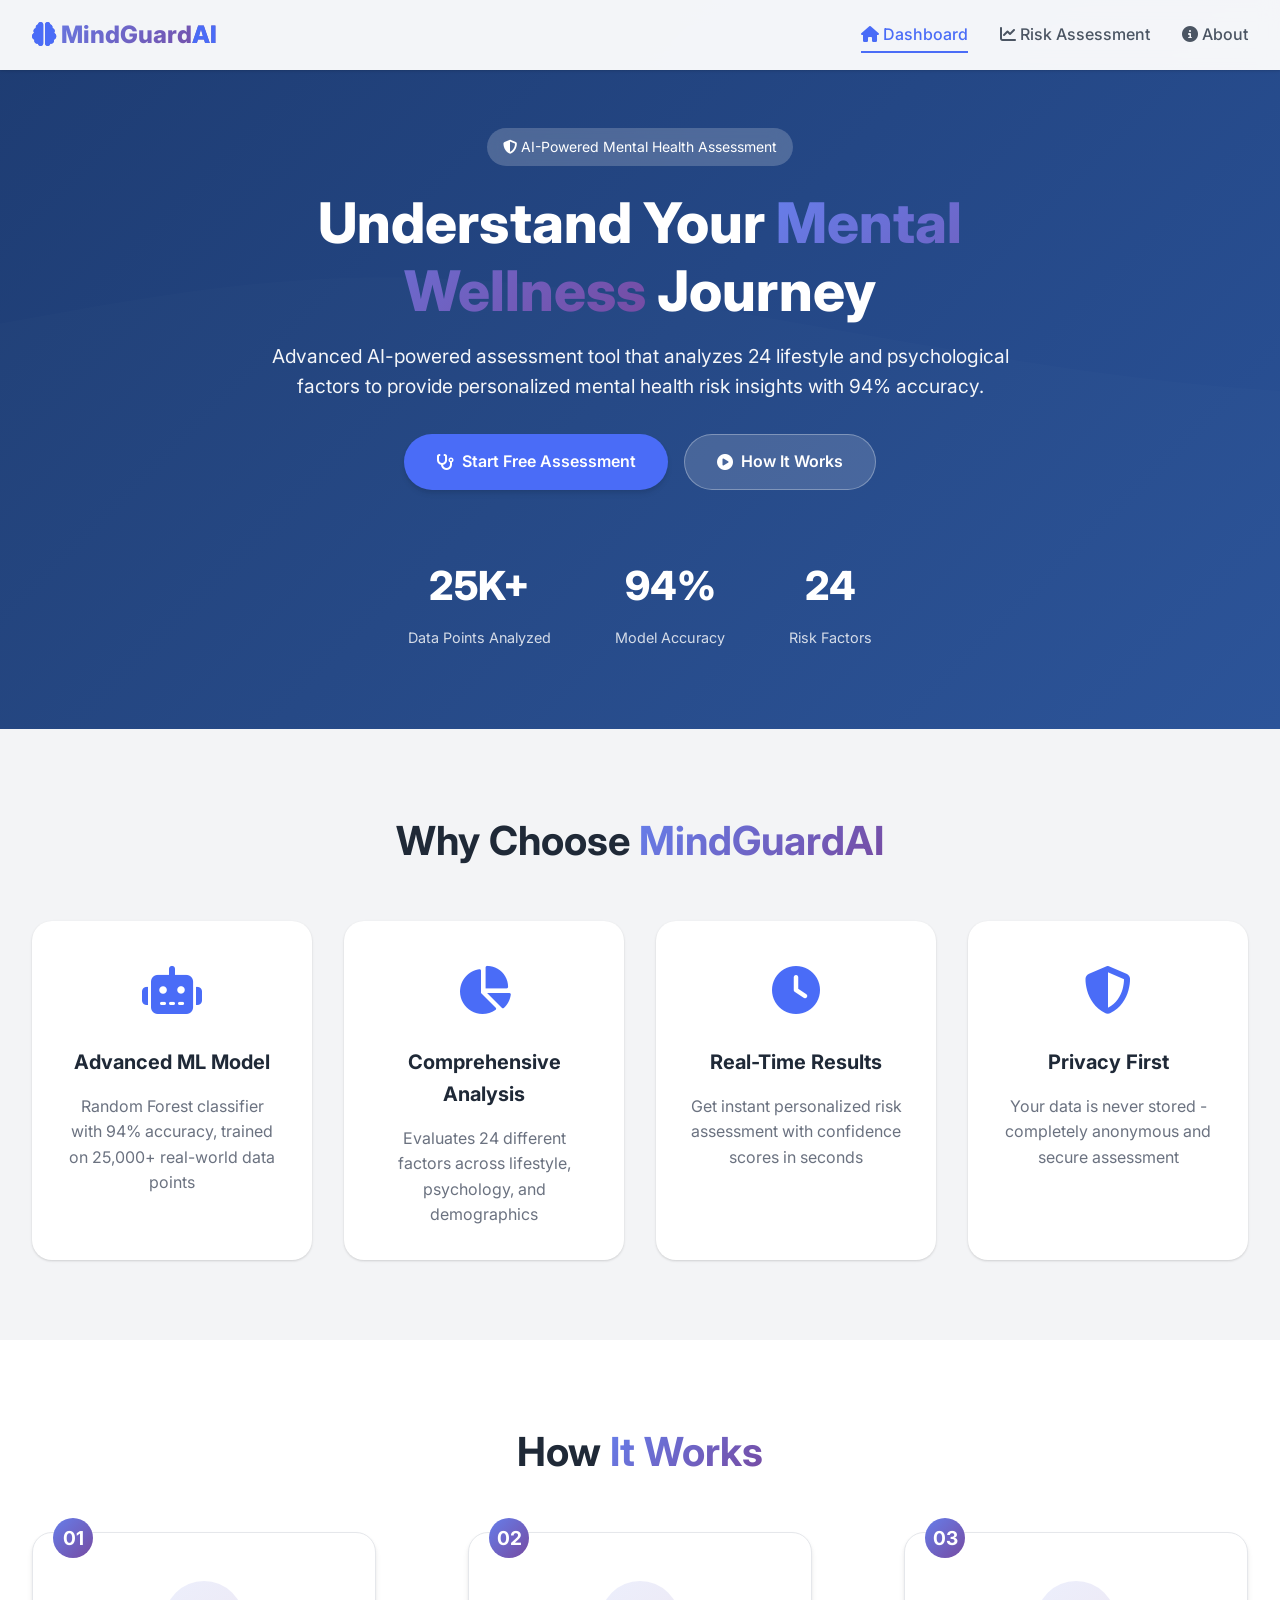
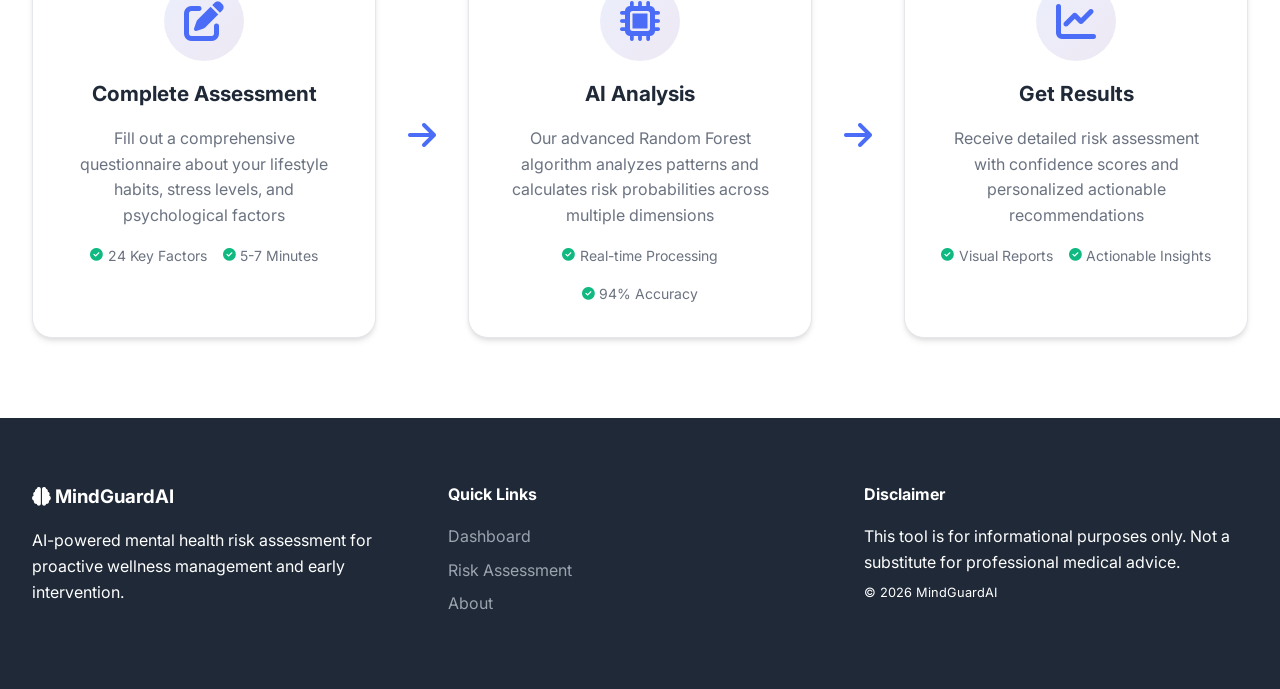
<file: frontend/index.html>
<!DOCTYPE html>
<html lang="en">

<head>
    <meta charset="UTF-8">
    <meta name="viewport" content="width=device-width, initial-scale=1.0, user-scalable=yes">
    <title>MindGuardAI | Professional Mental Health Risk Assessment</title>
    <link rel="stylesheet" href="css/style.css">
    <link href="https://fonts.googleapis.com/css2?family=Inter:wght@300;400;500;600;700;800&display=swap"
        rel="stylesheet">
    <link rel="stylesheet" href="https://cdnjs.cloudflare.com/ajax/libs/font-awesome/6.4.0/css/all.min.css">
</head>

<body>
    <!-- Navigation -->
    <nav class="navbar">
        <div class="nav-container">
            <div class="logo">
                <i class="fas fa-brain"></i>
                <span>MindGuard<span class="logo-accent">AI</span></span>
            </div>
            <div class="nav-links" id="navLinks">
                <a href="index.html" class="active"><i class="fas fa-home"></i> Dashboard</a>
                <a href="predict.html"><i class="fas fa-chart-line"></i> Risk Assessment</a>
                <a href="#" id="aboutLink"><i class="fas fa-info-circle"></i> About</a>
            </div>
            <div class="nav-toggle" id="navToggle">
                <i class="fas fa-bars"></i>
            </div>
        </div>
    </nav>

    <!-- Hero Section -->
    <section class="hero">
        <div class="hero-content">
            <div class="hero-badge">
                <i class="fas fa-shield-alt"></i> AI-Powered Mental Health Assessment
            </div>
            <h1 class="animate-fade-in">Understand Your <span class="highlight">Mental Wellness</span> Journey</h1>
            <p class="animate-slide-up">Advanced AI-powered assessment tool that analyzes 24 lifestyle and psychological
                factors to provide personalized mental health risk insights with 94% accuracy.</p>
            <div class="hero-buttons animate-slide-up">
                <a href="predict.html" class="btn-primary"><i class="fas fa-stethoscope"></i> Start Free Assessment</a>
                <a href="#how-it-works" class="btn-secondary"><i class="fas fa-play-circle"></i> How It Works</a>
            </div>
        </div>
        <div class="hero-stats animate-fade-in">
            <div class="stat-card">
                <div class="stat-number">25K+</div>
                <div class="stat-label">Data Points Analyzed</div>
            </div>
            <div class="stat-card">
                <div class="stat-number">94%</div>
                <div class="stat-label">Model Accuracy</div>
            </div>
            <div class="stat-card">
                <div class="stat-number">24</div>
                <div class="stat-label">Risk Factors</div>
            </div>
        </div>
    </section>

    <!-- Features Section -->
    <section id="features" class="features">
        <div class="container">
            <h2 class="section-title">Why Choose <span class="highlight">MindGuardAI</span></h2>
            <div class="features-grid">
                <div class="feature-card">
                    <div class="feature-icon"><i class="fas fa-robot"></i></div>
                    <h3>Advanced ML Model</h3>
                    <p>Random Forest classifier with 94% accuracy, trained on 25,000+ real-world data points</p>
                </div>
                <div class="feature-card">
                    <div class="feature-icon"><i class="fas fa-chart-pie"></i></div>
                    <h3>Comprehensive Analysis</h3>
                    <p>Evaluates 24 different factors across lifestyle, psychology, and demographics</p>
                </div>
                <div class="feature-card">
                    <div class="feature-icon"><i class="fas fa-clock"></i></div>
                    <h3>Real-Time Results</h3>
                    <p>Get instant personalized risk assessment with confidence scores in seconds</p>
                </div>
                <div class="feature-card">
                    <div class="feature-icon"><i class="fas fa-shield-alt"></i></div>
                    <h3>Privacy First</h3>
                    <p>Your data is never stored - completely anonymous and secure assessment</p>
                </div>
            </div>
        </div>
    </section>

    <!-- How It Works Section -->
    <section id="how-it-works" class="how-it-works">
        <div class="container">
            <h2 class="section-title">How <span class="highlight">It Works</span></h2>
            <div class="steps-container">
                <div class="step-card">
                    <div class="step-number">01</div>
                    <div class="step-icon-wrapper">
                        <i class="fas fa-edit"></i>
                    </div>
                    <h3>Complete Assessment</h3>
                    <p>Fill out a comprehensive questionnaire about your lifestyle habits, stress levels, and
                        psychological factors</p>
                    <div class="step-features">
                        <span><i class="fas fa-check-circle"></i> 24 Key Factors</span>
                        <span><i class="fas fa-check-circle"></i> 5-7 Minutes</span>
                    </div>
                </div>
                <div class="step-arrow"><i class="fas fa-arrow-right"></i></div>
                <div class="step-card">
                    <div class="step-number">02</div>
                    <div class="step-icon-wrapper">
                        <i class="fas fa-microchip"></i>
                    </div>
                    <h3>AI Analysis</h3>
                    <p>Our advanced Random Forest algorithm analyzes patterns and calculates risk probabilities across
                        multiple dimensions</p>
                    <div class="step-features">
                        <span><i class="fas fa-check-circle"></i> Real-time Processing</span>
                        <span><i class="fas fa-check-circle"></i> 94% Accuracy</span>
                    </div>
                </div>
                <div class="step-arrow"><i class="fas fa-arrow-right"></i></div>
                <div class="step-card">
                    <div class="step-number">03</div>
                    <div class="step-icon-wrapper">
                        <i class="fas fa-chart-line"></i>
                    </div>
                    <h3>Get Results</h3>
                    <p>Receive detailed risk assessment with confidence scores and personalized actionable
                        recommendations</p>
                    <div class="step-features">
                        <span><i class="fas fa-check-circle"></i> Visual Reports</span>
                        <span><i class="fas fa-check-circle"></i> Actionable Insights</span>
                    </div>
                </div>
            </div>
        </div>
    </section>

    <!-- Footer -->
    <footer class="footer">
        <div class="container">
            <div class="footer-content">
                <div class="footer-section">
                    <h3><i class="fas fa-brain"></i> MindGuardAI</h3>
                    <p>AI-powered mental health risk assessment for proactive wellness management and early
                        intervention.</p>
                </div>
                <div class="footer-section">
                    <h4>Quick Links</h4>
                    <a href="index.html">Dashboard</a>
                    <a href="predict.html">Risk Assessment</a>
                    <a href="#" id="aboutLinkFooter">About</a>
                </div>
                <div class="footer-section">
                    <h4>Disclaimer</h4>
                    <p>This tool is for informational purposes only. Not a substitute for professional medical advice.
                    </p>
                    <p style="margin-top: 0.5rem; font-size: 0.8rem;">&copy; 2026 MindGuardAI</p>
                </div>
            </div>
        </div>
    </footer>

    <!-- Modal for About -->
    <div id="aboutModal" class="modal">
        <div class="modal-content">
            <span class="close-modal">&times;</span>
            <div class="modal-header">
                <i class="fas fa-brain"></i>
                <h2>About MindGuardAI</h2>
            </div>
            <div class="modal-body">
                <h3>Our Mission</h3>
                <p>MindGuardAI is an advanced mental health risk assessment tool that leverages machine learning to
                    provide early insights into mental wellness. Our mission is to make mental health assessment
                    accessible, anonymous, and actionable for everyone.</p>

                <h3>How It Works</h3>
                <p>Our AI model, trained on over 25,000 data points, analyzes 24 different factors including lifestyle
                    habits, stress indicators, psychological patterns, and medical history to predict mental health risk
                    levels with 94% accuracy.</p>

                <h3>Technology Stack</h3>
                <ul>
                    <li><strong>Backend:</strong> Flask, Python, Scikit-learn</li>
                    <li><strong>Model:</strong> Random Forest Classifier with SMOTE balancing</li>
                    <li><strong>Frontend:</strong> HTML5, CSS3, JavaScript, Chart.js</li>
                    <li><strong>Accuracy:</strong> 94.4% with ROC-AUC of 0.98</li>
                </ul>

                <h3>Privacy Guarantee</h3>
                <p>We take your privacy seriously. No personal data is ever stored on our servers. All assessments are
                    processed in real-time and immediately discarded after results are generated.</p>

                <h3>Important Note</h3>
                <p>MindGuardAI is a screening tool and not a diagnostic instrument. If you're experiencing mental health
                    challenges, please consult with a qualified mental health professional.</p>
            </div>
            <div class="modal-footer">
                <button class="modal-close-btn">Close</button>
            </div>
        </div>
    </div>

    <script src="js/app.js"></script>
</body>

</html>
</file>
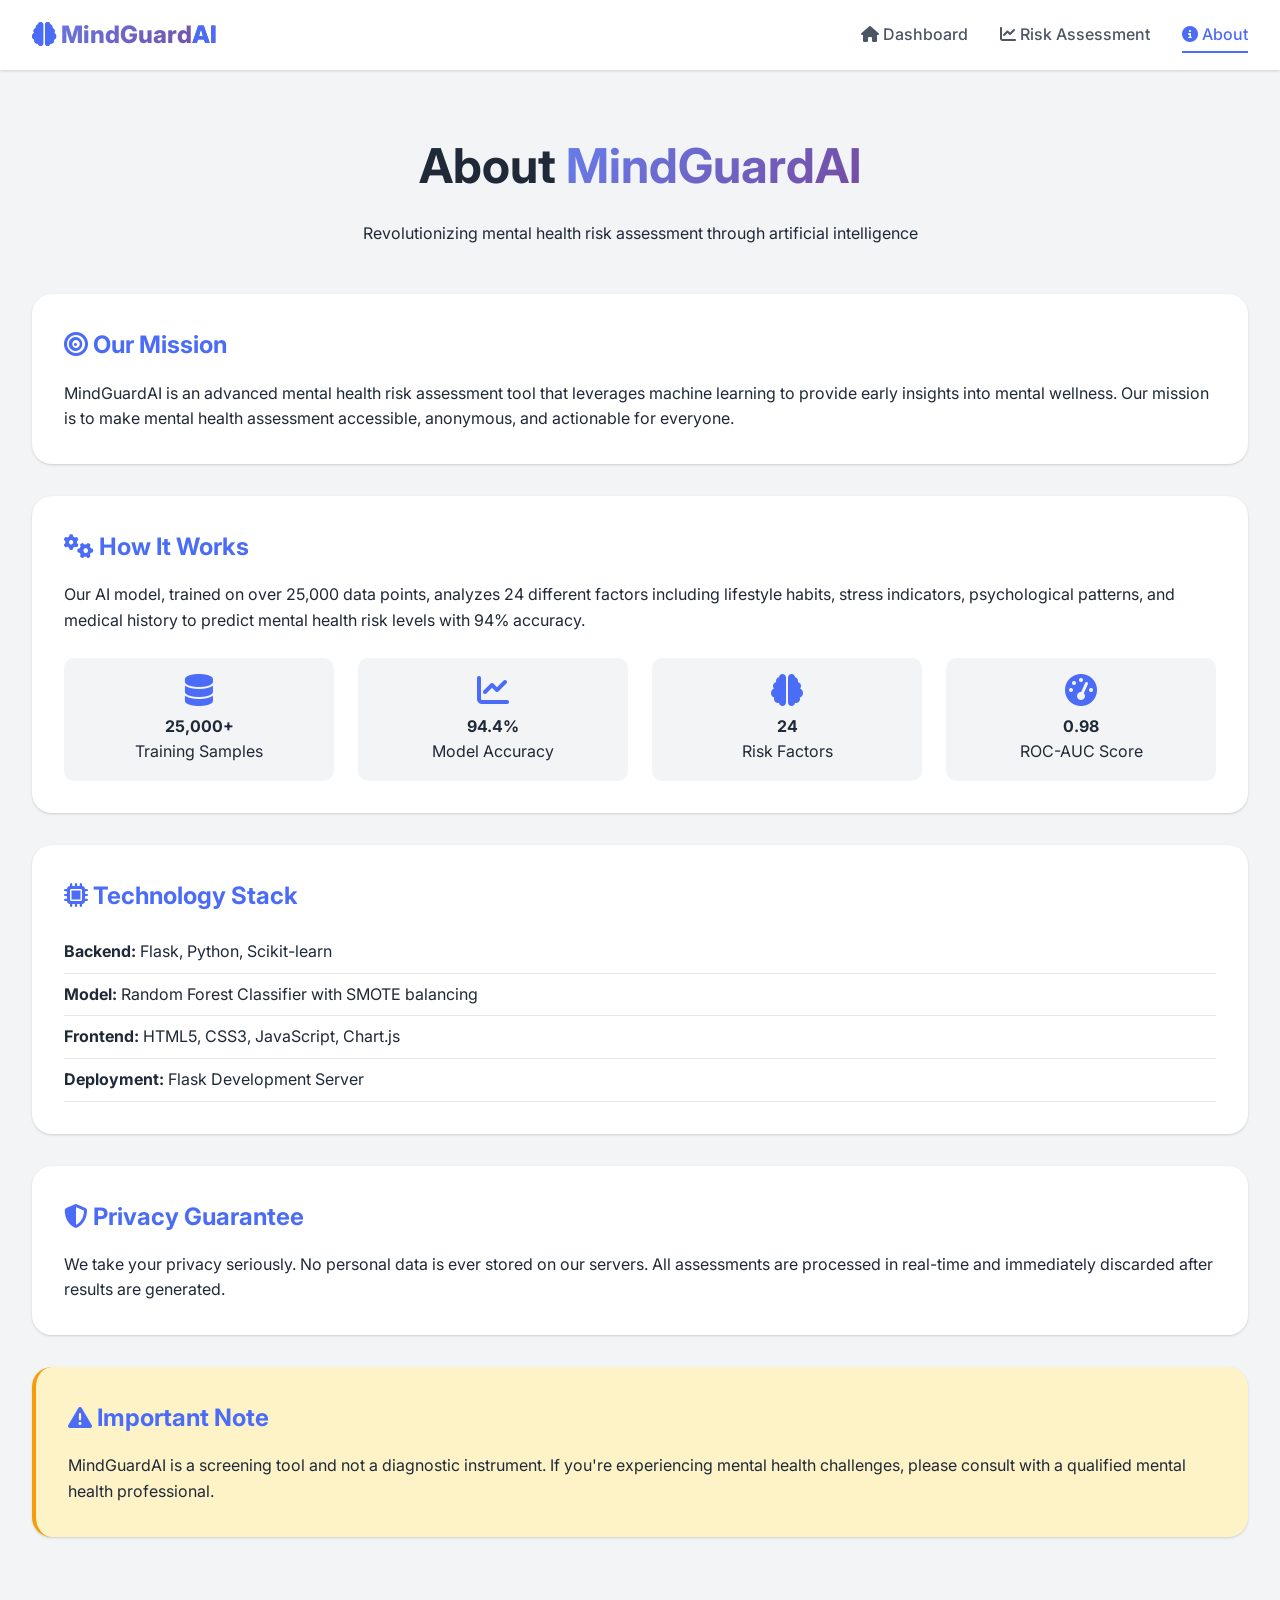
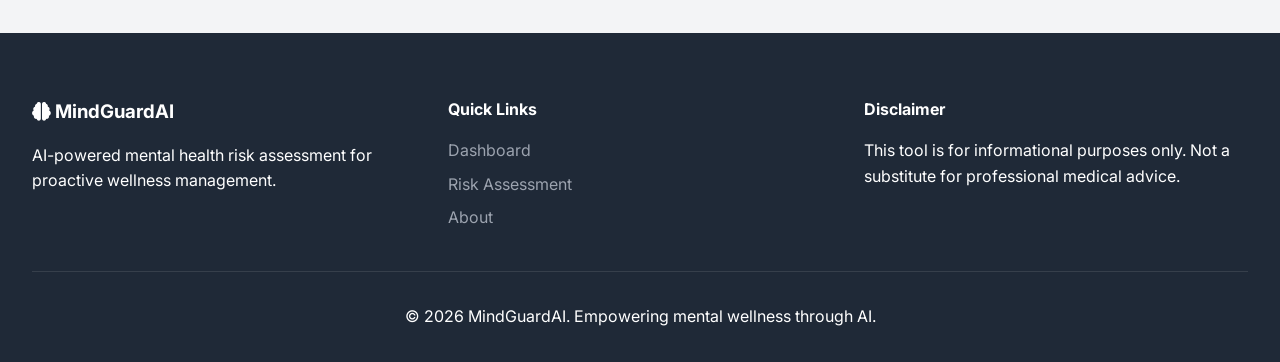
<file: frontend/about.html>
<!DOCTYPE html>
<html lang="en">

<head>
    <meta charset="UTF-8">
    <meta name="viewport" content="width=device-width, initial-scale=1.0">
    <title>About MindGuardAI | Mental Health Risk Assessment</title>
    <link rel="stylesheet" href="css/style.css">
    <link href="https://fonts.googleapis.com/css2?family=Inter:wght@300;400;500;600;700;800&display=swap"
        rel="stylesheet">
    <link rel="stylesheet" href="https://cdnjs.cloudflare.com/ajax/libs/font-awesome/6.4.0/css/all.min.css">
</head>

<body>
    <nav class="navbar">
        <div class="nav-container">
            <div class="logo">
                <i class="fas fa-brain"></i>
                <span>MindGuard<span class="logo-accent">AI</span></span>
            </div>
            <div class="nav-links">
                <a href="index.html"><i class="fas fa-home"></i> Dashboard</a>
                <a href="predict.html"><i class="fas fa-chart-line"></i> Risk Assessment</a>
                <a href="about.html" class="active"><i class="fas fa-info-circle"></i> About</a>
            </div>
            <div class="nav-toggle" id="navToggle">
                <i class="fas fa-bars"></i>
            </div>
        </div>
    </nav>

    <div class="about-page">
        <div class="container">
            <div class="about-header">
                <h1>About <span class="highlight">MindGuardAI</span></h1>
                <p>Revolutionizing mental health risk assessment through artificial intelligence</p>
            </div>

            <div class="about-content">
                <div class="about-section">
                    <h2><i class="fas fa-bullseye"></i> Our Mission</h2>
                    <p>MindGuardAI is an advanced mental health risk assessment tool that leverages machine learning to
                        provide early insights into mental wellness. Our mission is to make mental health assessment
                        accessible, anonymous, and actionable for everyone.</p>
                </div>

                <div class="about-section">
                    <h2><i class="fas fa-cogs"></i> How It Works</h2>
                    <p>Our AI model, trained on over 25,000 data points, analyzes 24 different factors including
                        lifestyle habits, stress indicators, psychological patterns, and medical history to predict
                        mental health risk levels with 94% accuracy.</p>
                    <div class="tech-grid">
                        <div class="tech-item">
                            <i class="fas fa-database"></i>
                            <h4>25,000+</h4>
                            <p>Training Samples</p>
                        </div>
                        <div class="tech-item">
                            <i class="fas fa-chart-line"></i>
                            <h4>94.4%</h4>
                            <p>Model Accuracy</p>
                        </div>
                        <div class="tech-item">
                            <i class="fas fa-brain"></i>
                            <h4>24</h4>
                            <p>Risk Factors</p>
                        </div>
                        <div class="tech-item">
                            <i class="fas fa-tachometer-alt"></i>
                            <h4>0.98</h4>
                            <p>ROC-AUC Score</p>
                        </div>
                    </div>
                </div>

                <div class="about-section">
                    <h2><i class="fas fa-microchip"></i> Technology Stack</h2>
                    <ul class="tech-list">
                        <li><strong>Backend:</strong> Flask, Python, Scikit-learn</li>
                        <li><strong>Model:</strong> Random Forest Classifier with SMOTE balancing</li>
                        <li><strong>Frontend:</strong> HTML5, CSS3, JavaScript, Chart.js</li>
                        <li><strong>Deployment:</strong> Flask Development Server</li>
                    </ul>
                </div>

                <div class="about-section">
                    <h2><i class="fas fa-shield-alt"></i> Privacy Guarantee</h2>
                    <p>We take your privacy seriously. No personal data is ever stored on our servers. All assessments
                        are processed in real-time and immediately discarded after results are generated.</p>
                </div>

                <div class="about-section warning">
                    <h2><i class="fas fa-exclamation-triangle"></i> Important Note</h2>
                    <p>MindGuardAI is a screening tool and not a diagnostic instrument. If you're experiencing mental
                        health challenges, please consult with a qualified mental health professional.</p>
                </div>
            </div>
        </div>
    </div>

    <footer class="footer">
        <div class="container">
            <div class="footer-content">
                <div class="footer-section">
                    <h3><i class="fas fa-brain"></i> MindGuardAI</h3>
                    <p>AI-powered mental health risk assessment for proactive wellness management.</p>
                </div>
                <div class="footer-section">
                    <h4>Quick Links</h4>
                    <a href="index.html">Dashboard</a>
                    <a href="predict.html">Risk Assessment</a>
                    <a href="about.html">About</a>
                </div>
                <div class="footer-section">
                    <h4>Disclaimer</h4>
                    <p>This tool is for informational purposes only. Not a substitute for professional medical advice.
                    </p>
                </div>
            </div>
            <div class="footer-bottom">
                <p>&copy; 2026 MindGuardAI. Empowering mental wellness through AI.</p>
            </div>
        </div>
    </footer>

    <script src="js/app.js"></script>
</body>

</html>
</file>
<file: frontend/css/style.css>
:root {
    --primary: #4A6CF7;
    --primary-dark: #3451d1;
    --primary-light: #7b9cff;
    --secondary: #10B981;
    --danger: #EF4444;
    --warning: #F59E0B;
    --dark: #1F2937;
    --gray-dark: #4B5563;
    --gray: #6B7280;
    --gray-light: #9CA3AF;
    --light: #F3F4F6;
    --white: #FFFFFF;
    --gradient: linear-gradient(135deg, #667eea 0%, #764ba2 100%);
    --gradient-dark: linear-gradient(135deg, #1e3c72 0%, #2a5298 100%);
    --shadow-sm: 0 1px 2px 0 rgba(0, 0, 0, 0.05);
    --shadow: 0 1px 3px 0 rgba(0, 0, 0, 0.1), 0 1px 2px 0 rgba(0, 0, 0, 0.06);
    --shadow-md: 0 4px 6px -1px rgba(0, 0, 0, 0.1), 0 2px 4px -1px rgba(0, 0, 0, 0.06);
    --shadow-lg: 0 10px 15px -3px rgba(0, 0, 0, 0.1), 0 4px 6px -2px rgba(0, 0, 0, 0.05);
    --shadow-xl: 0 20px 25px -5px rgba(0, 0, 0, 0.1), 0 10px 10px -5px rgba(0, 0, 0, 0.04);
}

* {
    margin: 0;
    padding: 0;
    box-sizing: border-box;
}

body {
    font-family: 'Inter', sans-serif;
    background: var(--white);
    color: var(--dark);
    line-height: 1.6;
    overflow-x: hidden;
}

/* Navigation */
.navbar {
    background: rgba(255, 255, 255, 0.95);
    backdrop-filter: blur(10px);
    box-shadow: var(--shadow);
    position: fixed;
    width: 100%;
    top: 0;
    z-index: 1000;
    transition: all 0.3s ease;
}

.nav-container {
    max-width: 1280px;
    margin: 0 auto;
    padding: 1rem 2rem;
    display: flex;
    justify-content: space-between;
    align-items: center;
}

.logo {
    font-size: 1.5rem;
    font-weight: 800;
    background: var(--gradient);
    -webkit-background-clip: text;
    background-clip: text;
    color: transparent;
    cursor: pointer;
}

.logo i {
    background: none;
    -webkit-background-clip: unset;
    background-clip: unset;
    color: var(--primary);
}

.logo-accent {
    color: var(--primary);
}

.nav-links {
    display: flex;
    gap: 2rem;
    align-items: center;
}

.nav-links a {
    text-decoration: none;
    color: var(--gray-dark);
    font-weight: 500;
    transition: all 0.3s;
    position: relative;
}

.nav-links a:hover,
.nav-links a.active {
    color: var(--primary);
}

.nav-links a::after {
    content: '';
    position: absolute;
    bottom: -5px;
    left: 0;
    width: 0%;
    height: 2px;
    background: var(--primary);
    transition: width 0.3s;
}

.nav-links a:hover::after,
.nav-links a.active::after {
    width: 100%;
}

.nav-toggle {
    display: none;
    font-size: 1.5rem;
    cursor: pointer;
    color: var(--dark);
}

/* Hero Section */
.hero {
    background: var(--gradient-dark);
    padding: 8rem 2rem 5rem;
    text-align: center;
    color: var(--white);
    position: relative;
    overflow: hidden;
}

.hero::before {
    content: '';
    position: absolute;
    top: 0;
    left: 0;
    right: 0;
    bottom: 0;
    background: url('data:image/svg+xml,<svg xmlns="http://www.w3.org/2000/svg" viewBox="0 0 1440 320"><path fill="rgba(255,255,255,0.1)" fill-opacity="1" d="M0,96L48,112C96,128,192,160,288,160C384,160,480,128,576,122.7C672,117,768,139,864,154.7C960,171,1056,181,1152,165.3C1248,149,1344,107,1392,85.3L1440,64L1440,320L1392,320C1344,320,1248,320,1152,320C1056,320,960,320,864,320C768,320,672,320,576,320C480,320,384,320,288,320C192,320,96,320,48,320L0,320Z"></path></svg>') no-repeat bottom;
    background-size: cover;
    opacity: 0.1;
}

.hero-content {
    max-width: 800px;
    margin: 0 auto;
    position: relative;
    z-index: 1;
}

.hero-badge {
    display: inline-block;
    background: rgba(255, 255, 255, 0.2);
    padding: 0.5rem 1rem;
    border-radius: 50px;
    font-size: 0.875rem;
    margin-bottom: 1.5rem;
    backdrop-filter: blur(10px);
}

.hero h1 {
    font-size: 3.5rem;
    margin-bottom: 1rem;
    font-weight: 800;
    line-height: 1.2;
}

.highlight {
    background: linear-gradient(135deg, #667eea, #764ba2);
    -webkit-background-clip: text;
    background-clip: text;
    color: transparent;
}

.hero p {
    font-size: 1.2rem;
    margin-bottom: 2rem;
    opacity: 0.95;
    line-height: 1.6;
}

.hero-buttons {
    display: flex;
    gap: 1rem;
    justify-content: center;
    flex-wrap: wrap;
}

.btn-primary,
.btn-secondary {
    padding: 0.875rem 2rem;
    border-radius: 50px;
    text-decoration: none;
    font-weight: 600;
    transition: all 0.3s;
    display: inline-flex;
    align-items: center;
    gap: 0.5rem;
}

.btn-primary {
    background: var(--primary);
    color: var(--white);
    box-shadow: var(--shadow-md);
}

.btn-primary:hover {
    transform: translateY(-2px);
    box-shadow: var(--shadow-lg);
    background: var(--primary-dark);
}

.btn-secondary {
    background: rgba(255, 255, 255, 0.15);
    color: var(--white);
    border: 1px solid rgba(255, 255, 255, 0.3);
}

.btn-secondary:hover {
    background: rgba(255, 255, 255, 0.25);
    transform: translateY(-2px);
}

.hero-stats {
    display: flex;
    justify-content: center;
    gap: 4rem;
    margin-top: 4rem;
    position: relative;
    z-index: 1;
    flex-wrap: wrap;
}

.stat-card {
    text-align: center;
}

.stat-number {
    font-size: 2.5rem;
    font-weight: 800;
}

.stat-label {
    font-size: 0.9rem;
    opacity: 0.8;
    margin-top: 0.5rem;
}

/* Features Section */
.features {
    padding: 5rem 2rem;
    background: var(--light);
}

.container {
    max-width: 1280px;
    margin: 0 auto;
}

.section-title {
    text-align: center;
    font-size: 2.5rem;
    margin-bottom: 3rem;
    font-weight: 700;
}

.features-grid {
    display: grid;
    grid-template-columns: repeat(auto-fit, minmax(280px, 1fr));
    gap: 2rem;
}

.feature-card {
    background: var(--white);
    padding: 2rem;
    border-radius: 20px;
    text-align: center;
    transition: all 0.3s;
    box-shadow: var(--shadow);
}

.feature-card:hover {
    transform: translateY(-5px);
    box-shadow: var(--shadow-xl);
}

.feature-icon {
    font-size: 3rem;
    margin-bottom: 1rem;
    color: var(--primary);
}

.feature-card h3 {
    margin-bottom: 1rem;
    font-size: 1.25rem;
}

.feature-card p {
    color: var(--gray);
    line-height: 1.6;
}

/* How It Works - Improved Responsive */
.how-it-works {
    padding: 5rem 2rem;
    background: var(--white);
}

.steps-container {
    display: flex;
    justify-content: center;
    align-items: stretch;
    gap: 2rem;
    flex-wrap: wrap;
}

.step-card {
    flex: 1;
    min-width: 280px;
    background: var(--white);
    padding: 2rem;
    border-radius: 20px;
    text-align: center;
    position: relative;
    box-shadow: var(--shadow-md);
    transition: all 0.3s;
    border: 1px solid #e5e7eb;
}

.step-card:hover {
    transform: translateY(-5px);
    box-shadow: var(--shadow-xl);
}

.step-number {
    position: absolute;
    top: -15px;
    left: 20px;
    background: var(--gradient);
    color: var(--white);
    width: 40px;
    height: 40px;
    border-radius: 50%;
    display: flex;
    align-items: center;
    justify-content: center;
    font-weight: 700;
    font-size: 1.2rem;
}

.step-icon-wrapper {
    width: 80px;
    height: 80px;
    background: linear-gradient(135deg, #667eea20, #764ba220);
    border-radius: 50%;
    display: flex;
    align-items: center;
    justify-content: center;
    margin: 1rem auto;
}

.step-icon-wrapper i {
    font-size: 2.5rem;
    color: var(--primary);
}

.step-card h3 {
    margin: 1rem 0;
    font-size: 1.3rem;
}

.step-card p {
    color: var(--gray);
    margin-bottom: 1rem;
}

.step-features {
    display: flex;
    justify-content: center;
    gap: 1rem;
    margin-top: 1rem;
    flex-wrap: wrap;
}

.step-features span {
    font-size: 0.875rem;
    color: var(--gray);
    display: inline-flex;
    align-items: center;
    gap: 0.3rem;
}

.step-features i {
    color: var(--secondary);
    font-size: 0.8rem;
}

.step-arrow {
    display: flex;
    align-items: center;
    font-size: 2rem;
    color: var(--primary);
}

/* Trust Section */
.trust-section {
    padding: 3rem 2rem;
    background: var(--gradient);
    color: var(--white);
}

.trust-grid {
    display: grid;
    grid-template-columns: repeat(auto-fit, minmax(300px, 1fr));
    gap: 2rem;
}

.trust-item {
    display: flex;
    align-items: center;
    gap: 1rem;
}

.trust-item i {
    font-size: 2.5rem;
}

.trust-item h4 {
    margin-bottom: 0.5rem;
}

.trust-item p {
    opacity: 0.9;
    font-size: 0.9rem;
}

/* Footer */
.footer {
    background: var(--dark);
    color: var(--white);
    padding: 4rem 2rem 2rem;
}

.footer-content {
    display: grid;
    grid-template-columns: repeat(auto-fit, minmax(250px, 1fr));
    gap: 2rem;
    margin-bottom: 2rem;
}

.footer-section h3,
.footer-section h4 {
    margin-bottom: 1rem;
}

.footer-section a {
    display: block;
    color: var(--gray-light);
    text-decoration: none;
    margin: 0.5rem 0;
    transition: color 0.3s;
}

.footer-section a:hover {
    color: var(--white);
}

.social-links {
    display: flex;
    gap: 1rem;
    margin-top: 1rem;
}

.social-links a {
    display: inline-block;
    width: 35px;
    height: 35px;
    background: rgba(255, 255, 255, 0.1);
    border-radius: 50%;
    display: flex;
    align-items: center;
    justify-content: center;
}

.footer-bottom {
    text-align: center;
    padding-top: 2rem;
    border-top: 1px solid rgba(255, 255, 255, 0.1);
}

.disclaimer {
    margin-top: 1rem;
    font-size: 0.75rem;
    opacity: 0.7;
}

/* Modal */
.modal {
    display: none;
    position: fixed;
    z-index: 2000;
    left: 0;
    top: 0;
    width: 100%;
    height: 100%;
    background-color: rgba(0, 0, 0, 0.5);
    animation: fadeIn 0.3s;
}

.modal-content {
    background-color: var(--white);
    margin: 5% auto;
    padding: 0;
    width: 90%;
    max-width: 700px;
    border-radius: 20px;
    box-shadow: var(--shadow-xl);
    animation: slideDown 0.3s;
    max-height: 80vh;
    overflow-y: auto;
}

.modal-header {
    padding: 1.5rem;
    background: var(--gradient);
    color: var(--white);
    border-radius: 20px 20px 0 0;
    display: flex;
    align-items: center;
    gap: 1rem;
}

.modal-header i {
    font-size: 2rem;
}

.modal-body {
    padding: 2rem;
}

.modal-body h3 {
    margin: 1.5rem 0 1rem;
    color: var(--dark);
}

.modal-body ul {
    margin-left: 1.5rem;
    margin-top: 0.5rem;
}

.modal-body li {
    margin: 0.5rem 0;
}

.modal-footer {
    padding: 1rem 2rem 2rem;
    text-align: right;
}

.close-modal {
    position: absolute;
    right: 20px;
    top: 20px;
    font-size: 2rem;
    cursor: pointer;
    color: var(--white);
}

.modal-close-btn {
    padding: 0.5rem 1.5rem;
    background: var(--primary);
    color: var(--white);
    border: none;
    border-radius: 8px;
    cursor: pointer;
}

/* About Page */
.about-page {
    padding: 8rem 2rem 4rem;
    background: var(--light);
}

.about-header {
    text-align: center;
    margin-bottom: 3rem;
}

.about-header h1 {
    font-size: 3rem;
    margin-bottom: 1rem;
}

.about-section {
    background: var(--white);
    padding: 2rem;
    border-radius: 20px;
    margin-bottom: 2rem;
    box-shadow: var(--shadow);
}

.about-section h2 {
    margin-bottom: 1rem;
    color: var(--primary);
}

.tech-grid {
    display: grid;
    grid-template-columns: repeat(auto-fit, minmax(150px, 1fr));
    gap: 1.5rem;
    margin-top: 1.5rem;
}

.tech-item {
    text-align: center;
    padding: 1rem;
    background: var(--light);
    border-radius: 10px;
}

.tech-item i {
    font-size: 2rem;
    color: var(--primary);
    margin-bottom: 0.5rem;
}

.tech-list {
    list-style: none;
    padding: 0;
}

.tech-list li {
    padding: 0.5rem 0;
    border-bottom: 1px solid #e5e7eb;
}

.warning {
    background: #fef3c7;
    border-left: 4px solid var(--warning);
}

.crisis-lines {
    margin-top: 1rem;
    padding: 1rem;
    background: var(--white);
    border-radius: 10px;
}

/* Animations */
@keyframes fadeIn {
    from {
        opacity: 0;
    }

    to {
        opacity: 1;
    }
}

@keyframes slideDown {
    from {
        transform: translateY(-50px);
        opacity: 0;
    }

    to {
        transform: translateY(0);
        opacity: 1;
    }
}

@keyframes fadeInUp {
    from {
        opacity: 0;
        transform: translateY(30px);
    }

    to {
        opacity: 1;
        transform: translateY(0);
    }
}

.animate-fade-in {
    animation: fadeInUp 0.8s ease;
}

.animate-slide-up {
    animation: fadeInUp 1s ease;
}

/* Responsive Design */
@media (max-width: 968px) {
    .steps-container {
        flex-direction: column;
        align-items: center;
    }

    .step-arrow {
        transform: rotate(90deg);
    }

    .hero h1 {
        font-size: 2.5rem;
    }

    .hero-stats {
        gap: 2rem;
    }
}

@media (max-width: 768px) {
    .nav-toggle {
        display: block;
    }

    .nav-links {
        display: none;
        position: absolute;
        top: 100%;
        left: 0;
        right: 0;
        background: var(--white);
        flex-direction: column;
        padding: 1rem;
        box-shadow: var(--shadow-md);
    }

    .nav-links.active {
        display: flex;
    }

    .hero h1 {
        font-size: 2rem;
    }

    .hero p {
        font-size: 1rem;
    }

    .hero-buttons {
        flex-direction: column;
    }

    .hero-stats {
        flex-direction: column;
        gap: 1rem;
    }

    .features-grid {
        grid-template-columns: 1fr;
    }

    .trust-grid {
        grid-template-columns: 1fr;
    }

    .footer-content {
        grid-template-columns: 1fr;
        text-align: center;
    }

    .social-links {
        justify-content: center;
    }

    .section-title {
        font-size: 2rem;
    }
}

@media (max-width: 480px) {
    .nav-container {
        padding: 0.75rem 1rem;
    }

    .hero {
        padding: 6rem 1rem 3rem;
    }

    .step-card {
        min-width: auto;
    }
}

/* Smooth scrolling for anchor links */
html {
    scroll-behavior: smooth;
}

/* Fix for fixed header offset when clicking anchor links */
section {
    scroll-margin-top: 80px;
}

/* Ensure footer only has working links */
.footer-section a {
    cursor: pointer;
}

.footer-section a:hover {
    color: var(--primary);
}

/* =========================================
   Risk Assessment Page Styles
   ========================================= */

/* Page Header */
.page-header {
    text-align: center;
    padding: 8rem 2rem 3rem;
    background: var(--gradient-dark);
    color: var(--white);
    margin-bottom: 2rem;
    border-radius: 0 0 30px 30px;
    box-shadow: var(--shadow-md);
}

.page-header h1 {
    font-size: 2.5rem;
    margin-bottom: 1rem;
    font-weight: 800;
}

.page-header p {
    font-size: 1.1rem;
    opacity: 0.9;
    max-width: 600px;
    margin: 0 auto;
}

/* Assessment Container */
.assessment-container {
    max-width: 1000px;
    margin: 0 auto;
    padding: 0 1rem 4rem;
}

/* Form Section */
.form-section {
    background: var(--white);
    padding: 3rem;
    border-radius: 20px;
    box-shadow: var(--shadow-xl);
    border: 1px solid rgba(0,0,0,0.05);
}

.form-group {
    margin-bottom: 2.5rem;
    padding-bottom: 2rem;
    border-bottom: 1px dashed var(--gray-light);
}

.form-group:last-child {
    border-bottom: none;
    margin-bottom: 1.5rem;
}

.form-group h3 {
    color: var(--primary-dark);
    font-size: 1.4rem;
    margin-bottom: 1.5rem;
    display: flex;
    align-items: center;
    gap: 0.75rem;
}

.form-group h3 i {
    color: var(--primary);
    background: rgba(74, 108, 247, 0.1);
    padding: 0.5rem;
    border-radius: 10px;
}

/* Form Layout */
.form-row {
    display: grid;
    grid-template-columns: repeat(auto-fit, minmax(250px, 1fr));
    gap: 1.5rem;
    margin-bottom: 1.5rem;
}

.input-group {
    display: flex;
    flex-direction: column;
    gap: 0.5rem;
}

.input-group label {
    font-weight: 600;
    color: var(--dark);
    font-size: 0.95rem;
    display: flex;
    align-items: center;
    gap: 0.5rem;
}

.input-group label i {
    color: var(--gray);
}

/* Inputs & Selects */
.input-group input[type="number"],
.input-group select {
    padding: 0.8rem 1rem;
    border: 2px solid #e5e7eb;
    border-radius: 10px;
    font-family: inherit;
    font-size: 1rem;
    color: var(--dark);
    transition: all 0.3s ease;
    background-color: var(--light);
}

.input-group input[type="number"]:focus,
.input-group select:focus {
    outline: none;
    border-color: var(--primary);
    background-color: var(--white);
    box-shadow: 0 0 0 4px rgba(74, 108, 247, 0.1);
}

/* Range Sliders */
.input-group input[type="range"] {
    -webkit-appearance: none;
    width: 100%;
    height: 8px;
    background: #e5e7eb;
    border-radius: 5px;
    outline: none;
    margin: 1rem 0;
}

.input-group input[type="range"]::-webkit-slider-thumb {
    -webkit-appearance: none;
    appearance: none;
    width: 24px;
    height: 24px;
    border-radius: 50%;
    background: var(--primary);
    cursor: pointer;
    transition: all 0.2s;
    box-shadow: 0 2px 5px rgba(0,0,0,0.2);
    border: 3px solid var(--white);
}

.input-group input[type="range"]::-webkit-slider-thumb:hover {
    transform: scale(1.1);
    background: var(--primary-dark);
}

.range-value {
    text-align: right;
    font-size: 0.9rem;
    font-weight: 700;
    color: var(--primary);
    background: rgba(74, 108, 247, 0.1);
    padding: 0.2rem 0.6rem;
    border-radius: 20px;
    align-self: flex-end;
}

/* Checkboxes */
.checkbox-group {
    display: grid;
    grid-template-columns: repeat(auto-fit, minmax(200px, 1fr));
    gap: 1rem;
}

.checkbox-group label {
    display: flex;
    align-items: center;
    gap: 0.75rem;
    cursor: pointer;
    font-weight: 500;
    padding: 0.8rem 1rem;
    background: var(--light);
    border-radius: 10px;
    border: 2px solid transparent;
    transition: all 0.3s;
}

.checkbox-group label:hover {
    background: #f8f9fa;
    border-color: #e5e7eb;
}

.checkbox-group label:has(input:checked) {
    background: rgba(74, 108, 247, 0.05);
    border-color: var(--primary);
}

.checkbox-group input[type="checkbox"] {
    width: 20px;
    height: 20px;
    accent-color: var(--primary);
    cursor: pointer;
}

/* Submit Button */
.btn-submit {
    width: 100%;
    padding: 1.2rem;
    background: var(--gradient);
    color: var(--white);
    border: none;
    border-radius: 12px;
    font-size: 1.2rem;
    font-weight: 700;
    cursor: pointer;
    transition: all 0.3s;
    display: flex;
    align-items: center;
    justify-content: center;
    gap: 0.75rem;
    box-shadow: 0 10px 20px rgba(74, 108, 247, 0.3);
    margin-top: 2rem;
}

.btn-submit:hover {
    transform: translateY(-3px);
    box-shadow: 0 15px 25px rgba(74, 108, 247, 0.4);
}

.btn-submit:active {
    transform: translateY(-1px);
}

.btn-submit:disabled {
    opacity: 0.7;
    cursor: not-allowed;
    transform: none;
}

/* Results Section */
.results-section {
    margin-top: 3rem;
    animation: slideUpFade 0.6s ease-out forwards;
}

.result-card {
    background: var(--white);
    padding: 3rem;
    border-radius: 20px;
    box-shadow: var(--shadow-xl);
    text-align: center;
    border: 1px solid rgba(0,0,0,0.05);
}

.result-card h2 {
    font-size: 2rem;
    color: var(--dark);
    margin-bottom: 2rem;
}

.risk-indicator {
    display: flex;
    flex-direction: column;
    align-items: center;
    gap: 1rem;
    margin-bottom: 3rem;
}

.risk-level {
    font-size: 2.5rem;
    font-weight: 800;
    padding: 1rem 3rem;
    border-radius: 50px;
    text-transform: uppercase;
    letter-spacing: 2px;
}

.confidence {
    font-size: 1.1rem;
    color: var(--gray);
    font-weight: 600;
}

canvas#probabilityChart {
    margin: 2rem auto 3rem;
    max-width: 600px;
}

.recommendations {
    text-align: left;
    background: var(--light);
    padding: 2rem;
    border-radius: 15px;
    margin-bottom: 2rem;
}

.recommendations h3 {
    color: var(--primary-dark);
    margin-bottom: 1.5rem;
    display: flex;
    align-items: center;
    gap: 0.75rem;
}

.recommendations ul {
    list-style: none;
    padding: 0;
}

.recommendations li {
    position: relative;
    padding-left: 2rem;
    margin-bottom: 1rem;
    line-height: 1.6;
    color: var(--dark);
}

.recommendations li::before {
    content: '\f058';
    font-family: 'Font Awesome 6 Free';
    font-weight: 900;
    position: absolute;
    left: 0;
    top: 0.1rem;
    color: var(--secondary);
    font-size: 1.2rem;
}

.btn-reset {
    padding: 1rem 2.5rem;
    background: transparent;
    color: var(--gray-dark);
    border: 2px solid var(--gray-light);
    border-radius: 10px;
    font-size: 1.1rem;
    font-weight: 600;
    cursor: pointer;
    transition: all 0.3s;
    display: inline-flex;
    align-items: center;
    gap: 0.5rem;
}

.btn-reset:hover {
    border-color: var(--dark);
    color: var(--dark);
    background: #f8f9fa;
}

@keyframes slideUpFade {
    from {
        opacity: 0;
        transform: translateY(40px);
    }
    to {
        opacity: 1;
        transform: translateY(0);
    }
}

/* Responsive adjustments */
@media (max-width: 768px) {
    .form-section, .result-card {
        padding: 2rem;
    }
    .page-header {
        padding: 6rem 1rem 2rem;
    }
}

/* Disabled state for irrelevant fields */
.input-group:has(input:disabled) {
    opacity: 0.5;
    pointer-events: none;
    filter: grayscale(100%);
}
</file>
